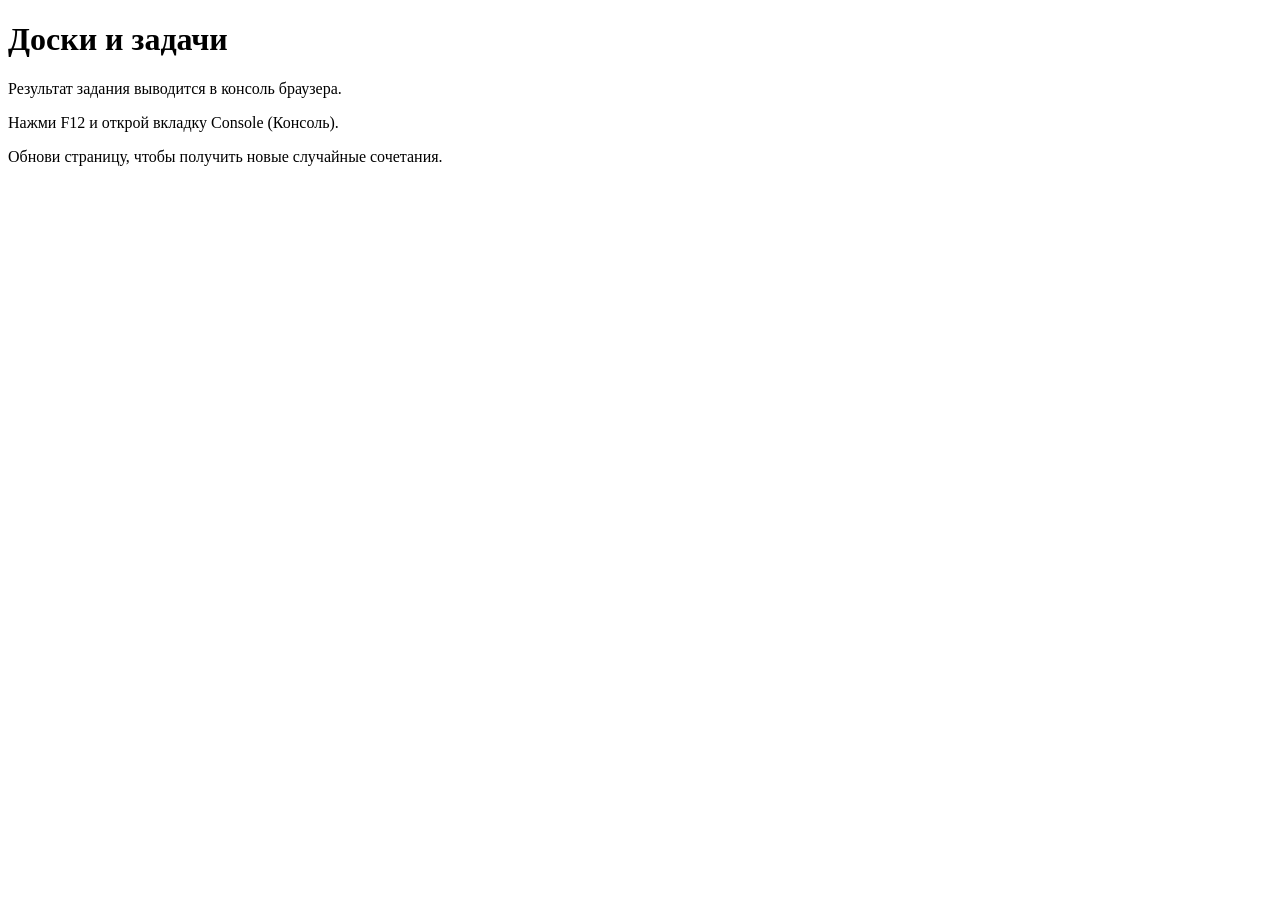
<file: js-homework/index.html>
<!DOCTYPE html>
<html lang="ru">
<head>
    <meta charset="UTF-8">
    <meta name="viewport" content="width=device-width, initial-scale=1.0">
    <title>Домашнее задание по JavaScript</title>
</head>
<body>
    <h1>Доски и задачи</h1>
    <p>Результат задания выводится в консоль браузера.</p>
    <p>Нажми F12 и открой вкладку Console (Консоль).</p>
    <p>Обнови страницу, чтобы получить новые случайные сочетания.</p>

    <script src="script.js"></script>
</body>
</html>
</file>
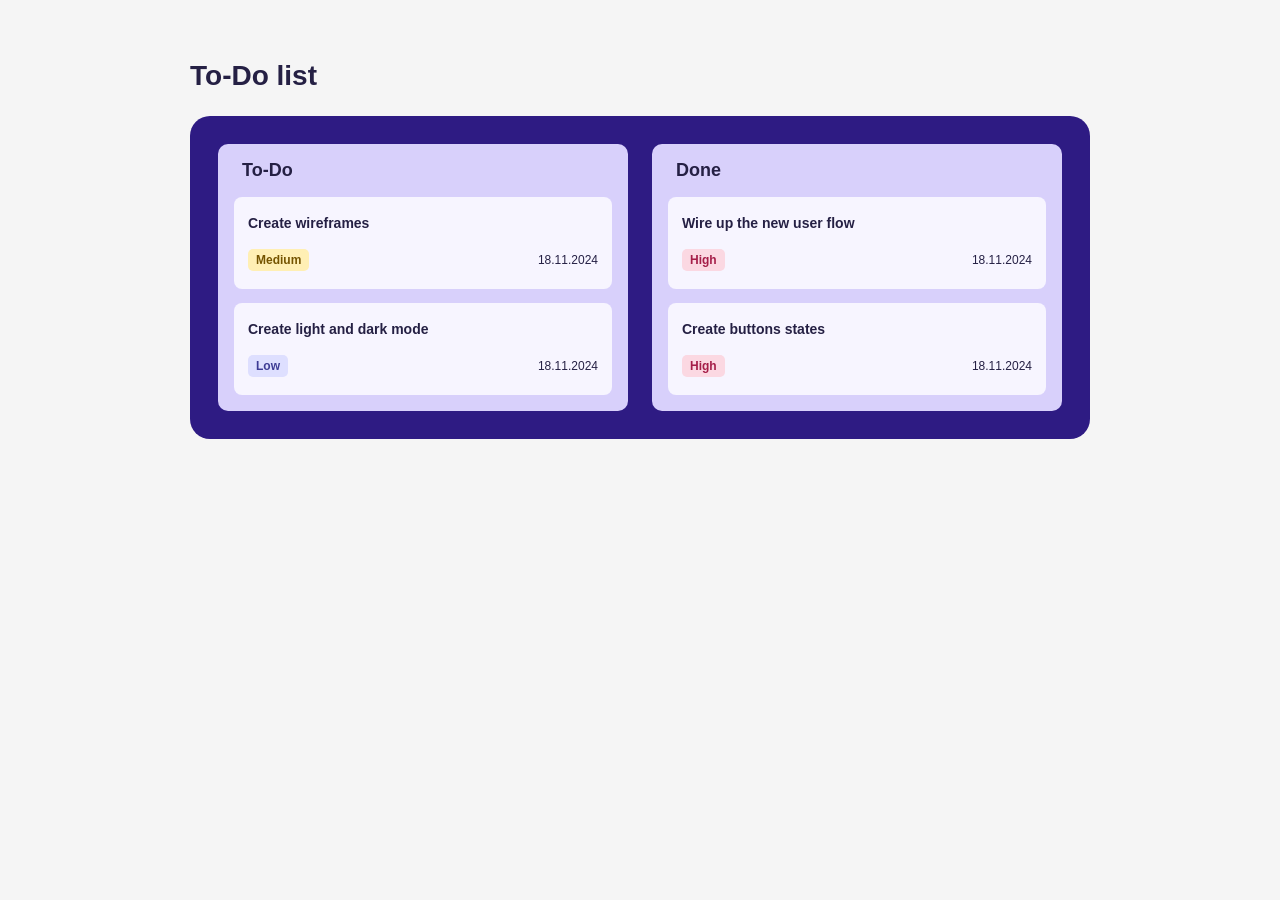
<file: todo-homework/index.html>
<!DOCTYPE html>
<html lang="en">
<head>
    <meta charset="UTF-8">
    <meta name="viewport" content="width=device-width, initial-scale=1.0">
    <title>To-Do list</title>
    <link rel="stylesheet" href="style.css">
</head>
<body>
    <main>
        <h1>To-Do list</h1>

        <!-- Две колонки со списками задач -->
        <div class="board">
            <section class="column">
                <h2>To-Do</h2>
                <ul class="tasks">
                    <li class="task">
                        <h3>Create wireframes</h3>
                        <div class="task-info">
                            <span class="priority medium">Medium</span>
                            <time datetime="2024-11-18">18.11.2024</time>
                        </div>
                    </li>
                    <li class="task">
                        <h3>Create light and dark mode</h3>
                        <div class="task-info">
                            <span class="priority low">Low</span>
                            <time datetime="2024-11-18">18.11.2024</time>
                        </div>
                    </li>
                </ul>
            </section>

            <section class="column">
                <h2>Done</h2>
                <ul class="tasks">
                    <li class="task">
                        <h3>Wire up the new user flow</h3>
                        <div class="task-info">
                            <span class="priority high">High</span>
                            <time datetime="2024-11-18">18.11.2024</time>
                        </div>
                    </li>
                    <li class="task">
                        <h3>Create buttons states</h3>
                        <div class="task-info">
                            <span class="priority high">High</span>
                            <time datetime="2024-11-18">18.11.2024</time>
                        </div>
                    </li>
                </ul>
            </section>
        </div>
    </main>
</body>
</html>
</file>
<file: todo-homework/style.css>
/* Общие стили страницы */
* {
    box-sizing: border-box;
}

body {
    margin: 0;
    padding: 60px 20px;
    background-color: #f5f5f5;
    color: #252044;
    font-family: Arial, sans-serif;
}

main {
    max-width: 900px;
    margin: 0 auto;
}

h1 {
    margin: 0 0 24px;
    font-size: 28px;
}

/* Фиолетовая доска и её колонки */
.board {
    display: flex;
    gap: 24px;
    padding: 28px;
    border-radius: 20px;
    background-color: #2e1b83;
}

.column {
    flex: 1;
    min-width: 0;
    padding: 16px;
    border-radius: 10px;
    background-color: #d8d0fb;
}

h2 {
    margin: 0 0 16px;
    padding-left: 8px;
    font-size: 18px;
}

.tasks {
    display: flex;
    flex-direction: column;
    gap: 14px;
    margin: 0;
    padding: 0;
    list-style: none;
}

/* Карточка задачи */
.task {
    padding: 18px 14px;
    border-radius: 8px;
    background-color: #f7f5ff;
}

h3 {
    margin: 0 0 18px;
    font-size: 14px;
}

.task-info {
    display: flex;
    justify-content: space-between;
    align-items: center;
    gap: 10px;
    flex-wrap: wrap;
    font-size: 12px;
}

.priority {
    padding: 4px 8px;
    border-radius: 5px;
    font-weight: bold;
}

.high {
    background-color: #fbd8e2;
    color: #a51e49;
}

.medium {
    background-color: #ffefb4;
    color: #755400;
}

.low {
    background-color: #dedfff;
    color: #3e3c95;
}

/* На телефоне колонки располагаются друг под другом */
@media (max-width: 600px) {
    body {
        padding: 30px 16px;
    }

    .board {
        flex-direction: column;
        padding: 16px;
        gap: 16px;
    }
}
</file>
